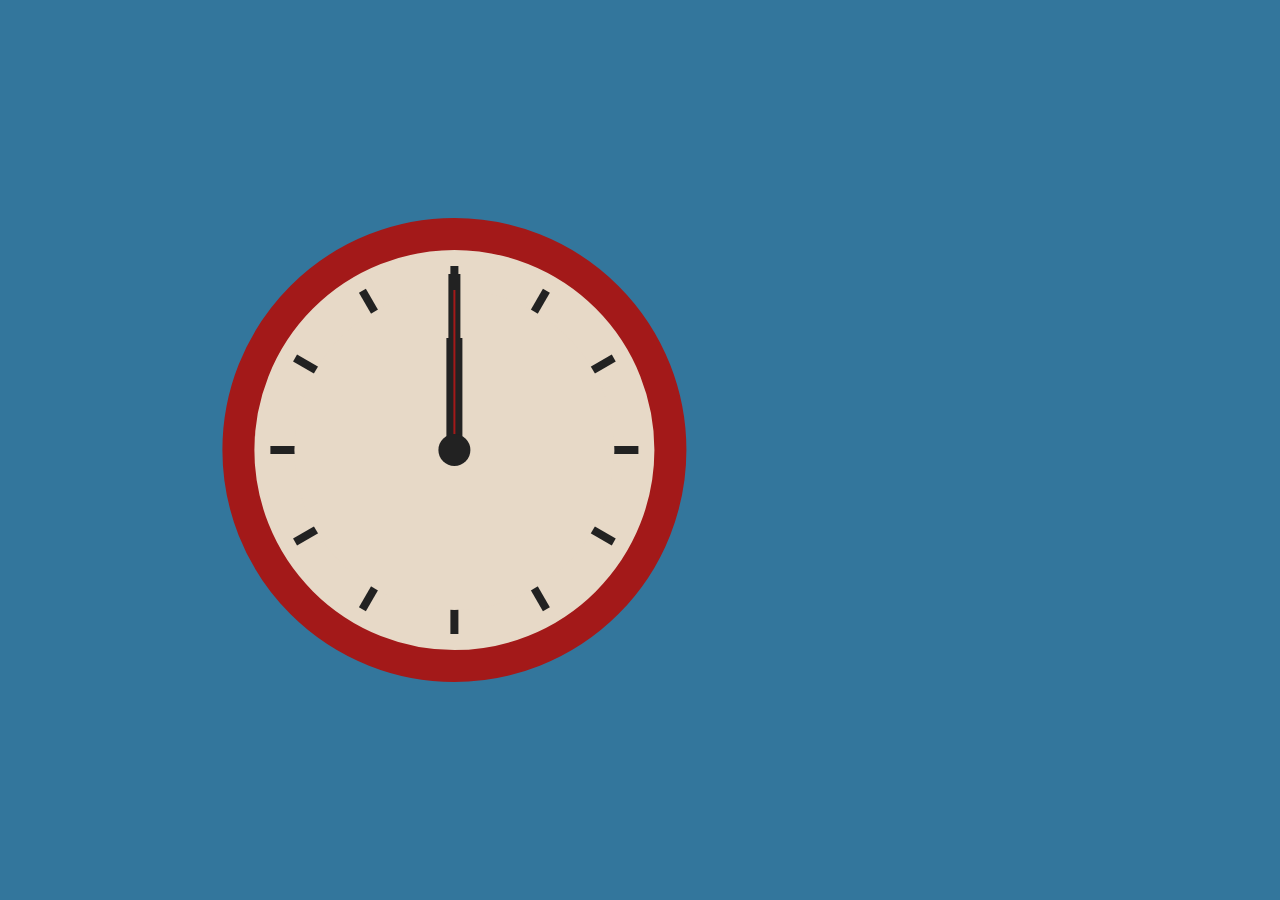
<file: index.html>
<html>
    <head>
        <link rel="stylesheet" href="Relogio.css">
    </head>
    <body>
        <div id="base">
            <div id=ponteiros>
                <div class="point" id="0-6"></div>
                <div class="point" id="thirty"></div>
                <div class="point" id="sess"></div>
                <div class="point" id="nov"></div>
                <div class="point" id="cvin"></div>
                <div class="point" id="ccinq"></div>
                <div id="cover"></div>
            </div>
            <div id="interior">
                <div class="ponteiros" id="minutos"></div>
                <div class="ponteiros" id="horas"></div>
                <div class="ponteiros" id="segundos"></div>
                <div id="centro"></div>
            </div>
        </div>
        <div id="texto">
            <h1></h1>
        </div>
        <script src="Relogio.js"></script>
    </body>
</html>
</file>
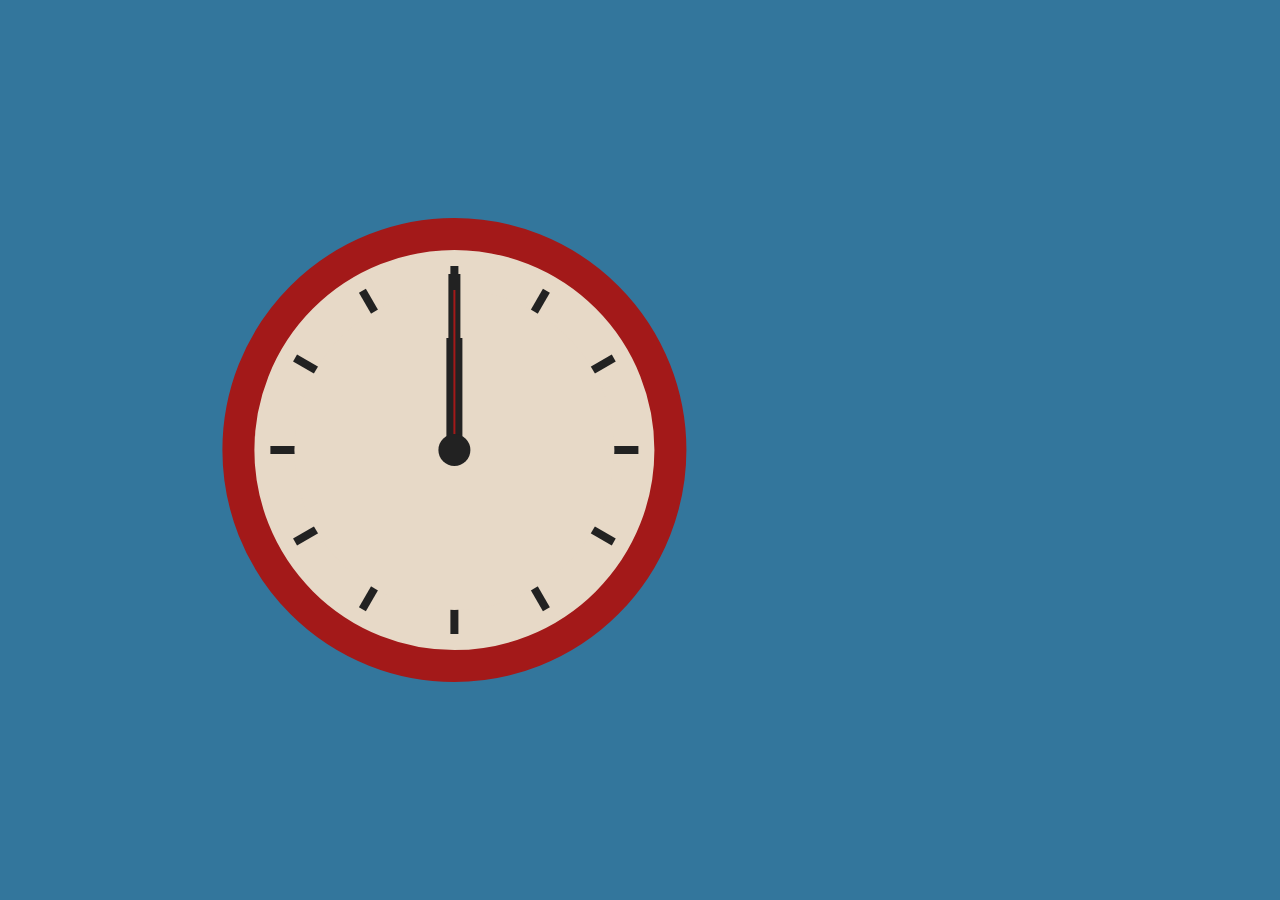
<file: Relogio.html>
<html>
    <head>
        <link rel="stylesheet" href="Relogio.css">
    </head>
    <body>
        <div id="base">
            <div id=ponteiros>
                <div class="point" id="0-6"></div>
                <div class="point" id="thirty"></div>
                <div class="point" id="sess"></div>
                <div class="point" id="nov"></div>
                <div class="point" id="cvin"></div>
                <div class="point" id="ccinq"></div>
                <div id="cover"></div>
            </div>
            <div id="interior">
                <div class="ponteiros" id="minutos"></div>
                <div class="ponteiros" id="horas"></div>
                <div class="ponteiros" id="segundos"></div>
                <div id="centro"></div>
            </div>
        </div>
        <div id="texto">
            <h1></h1>
        </div>
        <script src="Relogio.js"></script>
    </body>
</html>
</file>
<file: Relogio.css>
body{
    background-color: rgb(51, 118, 156);
    display:flex;
    justify-content:center;
    align-items:center;
}

#base{
    width:25em;
    height:25em;
    background-color: rgb(231, 217, 199);
    border-radius:50%;
    border: solid 2em rgb(163, 25, 25);
    transform:translateX(-40%);
    
}

#ponteiros{
    transform: translateY(1em);
}
.point{
    width:0.5em;
    height:23em;
    background-color:rgb(34, 34, 34);
    position:absolute;
    margin-left:12.25em;
}

#thirty{
    transform:rotate(30deg);
}
#sess{
    transform:rotate(60deg);
}
#nov{
    transform:rotate(90deg);
}
#cvin{
    transform:rotate(120deg);
}
#ccinq{
    transform:rotate(150deg);
}
#cover{
    width:20em;
    height:20em;
    background-color: rgb(231, 217, 199);
    border-radius: 50%;
    position:absolute;
    margin:2.5em;
    margin-top:1.5em;

}

#interior{
    display:flex;
    align-items:flex-end;
    justify-content: center;
    margin-top:10.5em;
}


.ponteiros{
    transform-origin:bottom center;
    position:absolute;
    margin:auto;

}

#horas{
    width:1em;
    height:7em;
    background-color:rgb(34, 34, 34);
   
}

#minutos{
    width:0.8em;
    height:11em;
    background-color:rgb(34, 34, 34);
}

#segundos{
    width:0.1em;
    height:10em;
    background-color:rgb(163, 25, 25);
}

#centro{
    width:2em;
    height:2em;
    background-color:rgb(34, 34, 34);
    border-radius:50%;
    transform:translateY(1em);
}

#texto{
    color:rgb(231, 217, 199);
    font:40px Verdana, sans-serif; 
    position:static;
    transition:font-size 0.3s;
}

#texto:hover{
    font-size:45px;
}
</file>
